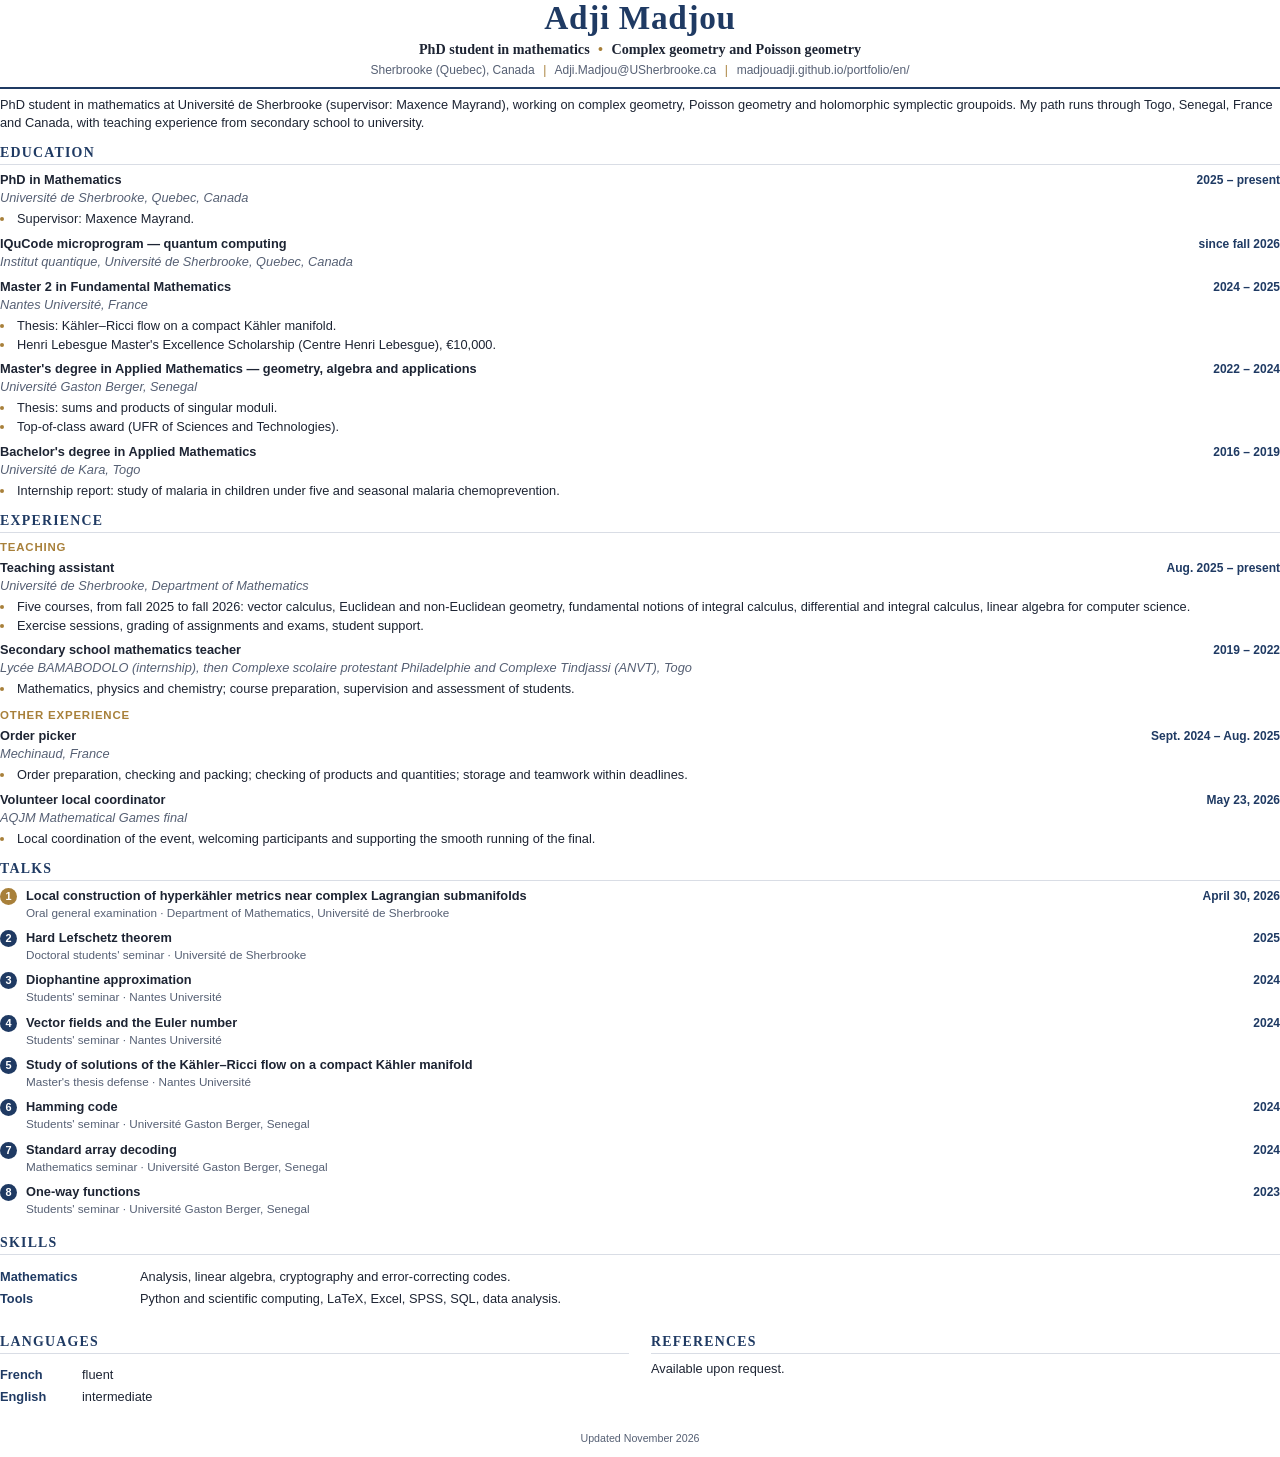
<file: cv_source/cv-general-en.html>
<!DOCTYPE html>
<html lang="en">
<head>
<meta charset="utf-8">
<title>CV — Adji Madjou</title>
<style>
  @page { size: Letter; margin: 0.5in 0.6in 0.5in; }
  :root { --navy:#1f3a63; --gold:#a8803a; --text:#1d2433; --muted:#566074; --line:#d9dde5; }
  * { box-sizing: border-box; }
  body { margin:0; color:var(--text); font:9.6pt/1.4 "Helvetica Neue", Arial, sans-serif; -webkit-print-color-adjust:exact; print-color-adjust:exact; }
  header { text-align:center; padding-bottom:9px; border-bottom:2px solid var(--navy); margin-bottom:2px; }
  h1 { font:700 25pt/1.1 Georgia, "Times New Roman", serif; color:var(--navy); letter-spacing:.02em; margin:0 0 4px; }
  .role { font:600 10.6pt Georgia, serif; color:var(--text); margin:0 0 4px; }
  .role span { color:var(--gold); padding:0 .35em; }
  .contact { font-size:9pt; color:var(--muted); margin:0; }
  .contact span { padding:0 .45em; color:var(--gold); }
  h2 { font:700 10.4pt Georgia, serif; color:var(--navy); text-transform:uppercase; letter-spacing:.09em; margin:13px 0 6px; padding-bottom:3px; border-bottom:1px solid var(--line); break-after:avoid; }
  .entry { margin:0 0 7px; break-inside:avoid; }
  .row { display:flex; justify-content:space-between; gap:14px; align-items:baseline; }
  .title { font-weight:700; }
  .date { white-space:nowrap; font-weight:600; font-size:9pt; color:var(--navy); }
  .place { color:var(--muted); font-style:italic; margin:0; }
  ul { margin:3px 0 0; padding-left:15px; }
  li { margin:1px 0; padding-left:2px; }
  li::marker { color:var(--gold); }
  .block { break-inside:avoid; }
  .sub { margin:9px 0 4px; font-size:8.6pt; font-weight:700; text-transform:uppercase; letter-spacing:.07em; color:var(--gold); }
  .profile { margin:7px 0 0; text-align:left; hyphens:none; }
  .grid { display:grid; grid-template-columns:128px 1fr; row-gap:4px; column-gap:12px; }
  .grid dt { font-weight:700; color:var(--navy); }
  .grid dd { margin:0; }
  .two { display:grid; grid-template-columns:1fr 1fr; gap:22px; }
  .foot { margin-top:12px; font-size:8pt; color:var(--muted); text-align:center; }
  .mem { font-size:9pt; color:var(--muted); }
  ol.expo { list-style:none; counter-reset:x; padding:0; margin:0; }
  ol.expo li { counter-increment:x; position:relative; padding:0 0 5px 26px; margin:0 0 3px; break-inside:avoid; }
  ol.expo li::before { content:counter(x); position:absolute; left:0; top:1px; width:17px; height:17px; border-radius:50%; background:var(--navy); color:#fff; font:700 8.2pt/17px Arial, sans-serif; text-align:center; }
  ol.expo li:first-child::before { background:var(--gold); }
  ol.expo .xt { font-weight:700; }
  ol.expo .xv { display:block; color:var(--muted); font-size:8.8pt; }
</style>
</head>
<body>
<header>
  <h1>Adji Madjou</h1>
  <p class="role">PhD student in mathematics <span>•</span> Complex geometry and Poisson geometry</p>
  <p class="contact">Sherbrooke (Quebec), Canada <span>|</span> Adji.Madjou@USherbrooke.ca <span>|</span> madjouadji.github.io/portfolio/en/</p>
</header>

<p class="profile">PhD student in mathematics at Université de Sherbrooke (supervisor: Maxence Mayrand), working on complex geometry, Poisson geometry and holomorphic symplectic groupoids. My path runs through Togo, Senegal, France and Canada, with teaching experience from secondary school to university.</p>

<h2>Education</h2>
<div class="entry">
  <div class="row"><span class="title">PhD in Mathematics</span><span class="date">2025 – present</span></div>
  <p class="place">Université de Sherbrooke, Quebec, Canada</p>
  <ul><li>Supervisor: Maxence Mayrand.</li></ul>
</div>
<div class="entry">
  <div class="row"><span class="title">IQuCode microprogram — quantum computing</span><span class="date">since fall 2026</span></div>
  <p class="place">Institut quantique, Université de Sherbrooke, Quebec, Canada</p>
</div>
<div class="entry">
  <div class="row"><span class="title">Master 2 in Fundamental Mathematics</span><span class="date">2024 – 2025</span></div>
  <p class="place">Nantes Université, France</p>
  <ul><li>Thesis: Kähler–Ricci flow on a compact Kähler manifold.</li>
  <li>Henri Lebesgue Master's Excellence Scholarship (Centre Henri Lebesgue), €10,000.</li></ul>
</div>
<div class="entry">
  <div class="row"><span class="title">Master's degree in Applied Mathematics — geometry, algebra and applications</span><span class="date">2022 – 2024</span></div>
  <p class="place">Université Gaston Berger, Senegal</p>
  <ul><li>Thesis: sums and products of singular moduli.</li>
  <li>Top-of-class award (UFR of Sciences and Technologies).</li></ul>
</div>
<div class="entry">
  <div class="row"><span class="title">Bachelor's degree in Applied Mathematics</span><span class="date">2016 – 2019</span></div>
  <p class="place">Université de Kara, Togo</p>
  <ul><li>Internship report: study of malaria in children under five and seasonal malaria chemoprevention.</li></ul>
</div>

<h2>Experience</h2>
<p class="sub" style="margin-top:2px">Teaching</p>
<div class="entry">
  <div class="row"><span class="title">Teaching assistant</span><span class="date">Aug. 2025 – present</span></div>
  <p class="place">Université de Sherbrooke, Department of Mathematics</p>
  <ul><li>Five courses, from fall 2025 to fall 2026: vector calculus, Euclidean and non-Euclidean geometry, fundamental notions of integral calculus, differential and integral calculus, linear algebra for computer science.</li>
  <li>Exercise sessions, grading of assignments and exams, student support.</li></ul>
</div>
<div class="entry">
  <div class="row"><span class="title">Secondary school mathematics teacher</span><span class="date">2019 – 2022</span></div>
  <p class="place">Lycée BAMABODOLO (internship), then Complexe scolaire protestant Philadelphie and Complexe Tindjassi (ANVT), Togo</p>
  <ul><li>Mathematics, physics and chemistry; course preparation, supervision and assessment of students.</li></ul>
</div>
<div class="block"><p class="sub">Other experience</p>
<div class="entry">
  <div class="row"><span class="title">Order picker</span><span class="date">Sept. 2024 – Aug. 2025</span></div>
  <p class="place">Mechinaud, France</p>
  <ul><li>Order preparation, checking and packing; checking of products and quantities; storage and teamwork within deadlines.</li></ul>
</div>
<div class="entry">
  <div class="row"><span class="title">Volunteer local coordinator</span><span class="date">May 23, 2026</span></div>
  <p class="place">AQJM Mathematical Games final</p>
  <ul><li>Local coordination of the event, welcoming participants and supporting the smooth running of the final.</li></ul>
</div></div>

<h2>Talks</h2>
<ol class="expo">
  <li><div class="row"><span class="xt">Local construction of hyperkähler metrics near complex Lagrangian submanifolds</span><span class="date">April 30, 2026</span></div><span class="xv">Oral general examination · Department of Mathematics, Université de Sherbrooke</span></li>
  <li><div class="row"><span class="xt">Hard Lefschetz theorem</span><span class="date">2025</span></div><span class="xv">Doctoral students' seminar · Université de Sherbrooke</span></li>
  <li><div class="row"><span class="xt">Diophantine approximation</span><span class="date">2024</span></div><span class="xv">Students' seminar · Nantes Université</span></li>
  <li><div class="row"><span class="xt">Vector fields and the Euler number</span><span class="date">2024</span></div><span class="xv">Students' seminar · Nantes Université</span></li>
  <li><div class="row"><span class="xt">Study of solutions of the Kähler–Ricci flow on a compact Kähler manifold</span></div><span class="xv">Master's thesis defense · Nantes Université</span></li>
  <li><div class="row"><span class="xt">Hamming code</span><span class="date">2024</span></div><span class="xv">Students' seminar · Université Gaston Berger, Senegal</span></li>
  <li><div class="row"><span class="xt">Standard array decoding</span><span class="date">2024</span></div><span class="xv">Mathematics seminar · Université Gaston Berger, Senegal</span></li>
  <li><div class="row"><span class="xt">One-way functions</span><span class="date">2023</span></div><span class="xv">Students' seminar · Université Gaston Berger, Senegal</span></li>
</ol>

<h2>Skills</h2>
<dl class="grid">
  <dt>Mathematics</dt><dd>Analysis, linear algebra, cryptography and error-correcting codes.</dd>
  <dt>Tools</dt><dd>Python and scientific computing, LaTeX, Excel, SPSS, SQL, data analysis.</dd>
</dl>

<div class="two">
  <div><h2>Languages</h2><dl class="grid" style="grid-template-columns:70px 1fr"><dt>French</dt><dd>fluent</dd><dt>English</dt><dd>intermediate</dd></dl></div>
  <div><h2>References</h2><p style="margin:0">Available upon request.</p></div>
</div>
<p class="foot">Updated November 2026</p>
</body>
</html>
</file>
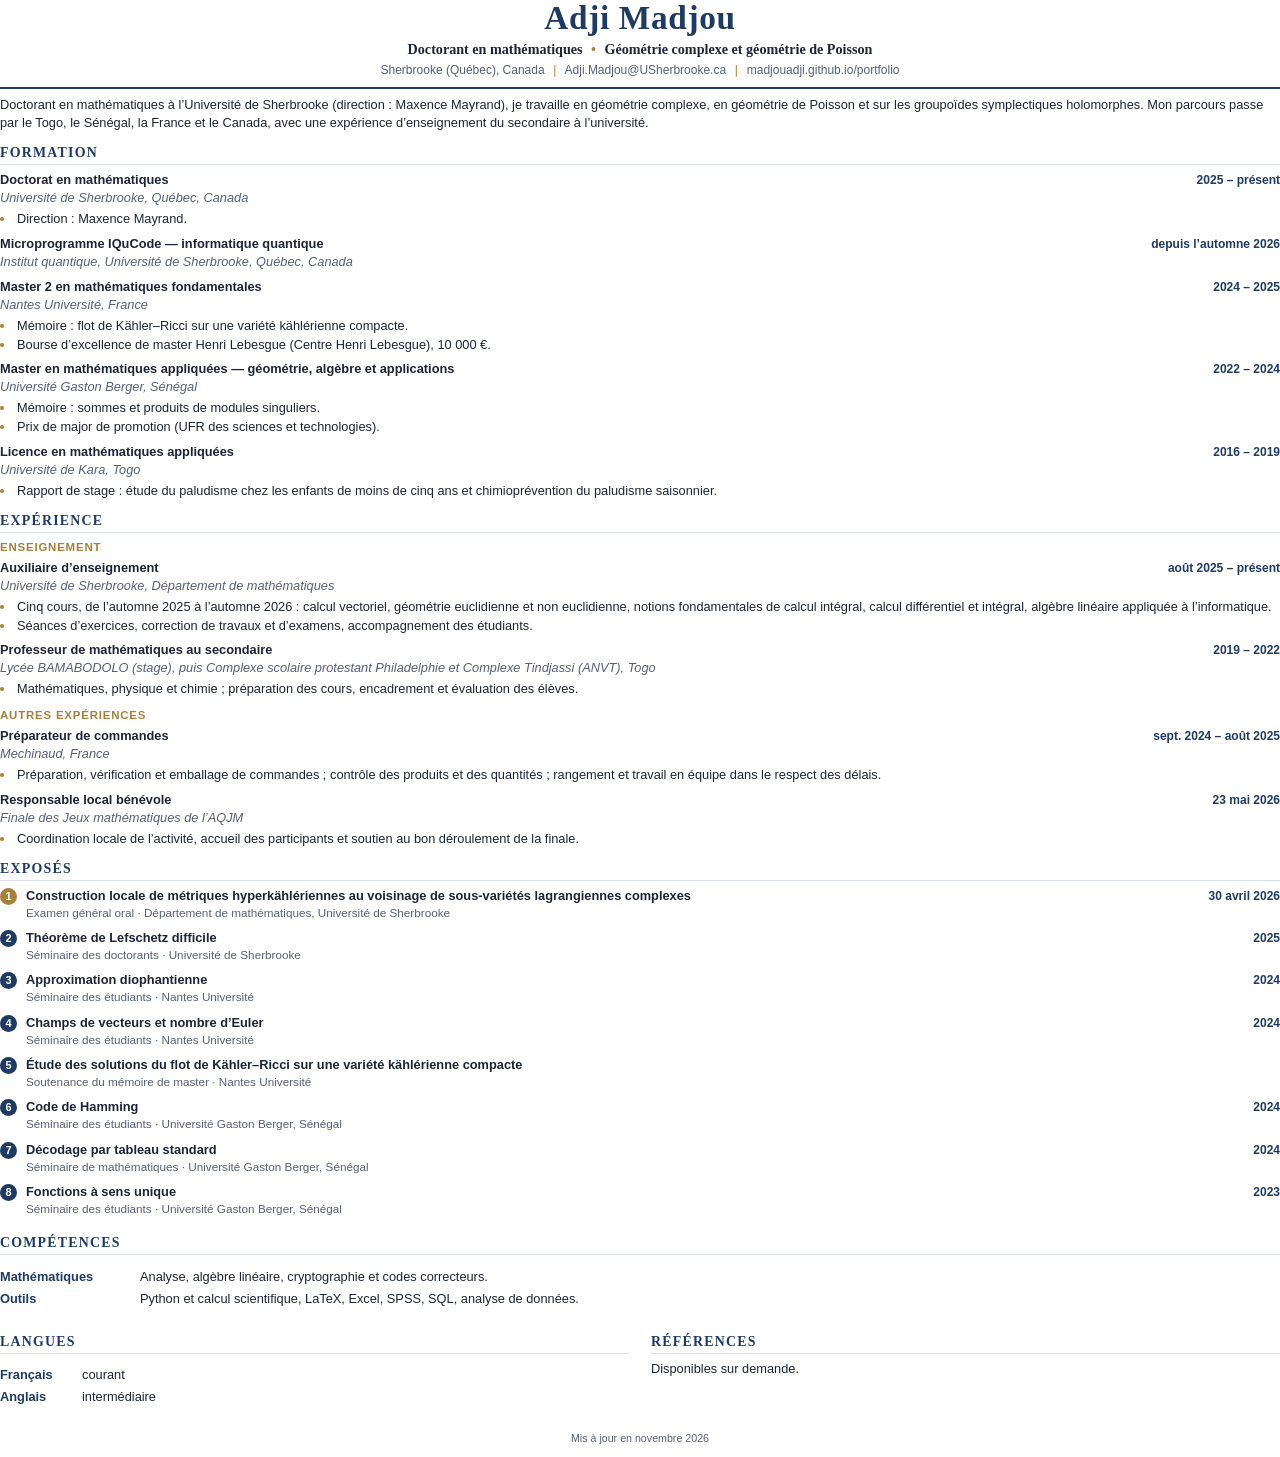
<file: cv_source/cv-general.html>
<!DOCTYPE html>
<html lang="fr">
<head>
<meta charset="utf-8">
<title>CV — Adji Madjou</title>
<style>
  @page { size: Letter; margin: 0.5in 0.6in 0.5in; }
  :root { --navy:#1f3a63; --gold:#a8803a; --text:#1d2433; --muted:#566074; --line:#d9dde5; }
  * { box-sizing: border-box; }
  body { margin:0; color:var(--text); font:9.6pt/1.4 "Helvetica Neue", Arial, sans-serif; -webkit-print-color-adjust:exact; print-color-adjust:exact; }
  header { text-align:center; padding-bottom:9px; border-bottom:2px solid var(--navy); margin-bottom:2px; }
  h1 { font:700 25pt/1.1 Georgia, "Times New Roman", serif; color:var(--navy); letter-spacing:.02em; margin:0 0 4px; }
  .role { font:600 10.6pt Georgia, serif; color:var(--text); margin:0 0 4px; }
  .role span { color:var(--gold); padding:0 .35em; }
  .contact { font-size:9pt; color:var(--muted); margin:0; }
  .contact span { padding:0 .45em; color:var(--gold); }
  h2 { font:700 10.4pt Georgia, serif; color:var(--navy); text-transform:uppercase; letter-spacing:.09em; margin:13px 0 6px; padding-bottom:3px; border-bottom:1px solid var(--line); break-after:avoid; }
  .entry { margin:0 0 7px; break-inside:avoid; }
  .row { display:flex; justify-content:space-between; gap:14px; align-items:baseline; }
  .title { font-weight:700; }
  .date { white-space:nowrap; font-weight:600; font-size:9pt; color:var(--navy); }
  .place { color:var(--muted); font-style:italic; margin:0; }
  ul { margin:3px 0 0; padding-left:15px; }
  li { margin:1px 0; padding-left:2px; }
  li::marker { color:var(--gold); }
  .block { break-inside:avoid; }
  .sub { margin:9px 0 4px; font-size:8.6pt; font-weight:700; text-transform:uppercase; letter-spacing:.07em; color:var(--gold); }
  .profile { margin:7px 0 0; text-align:left; hyphens:none; }
  .grid { display:grid; grid-template-columns:128px 1fr; row-gap:4px; column-gap:12px; }
  .grid dt { font-weight:700; color:var(--navy); }
  .grid dd { margin:0; }
  .two { display:grid; grid-template-columns:1fr 1fr; gap:22px; }
  .foot { margin-top:12px; font-size:8pt; color:var(--muted); text-align:center; }
  .mem { font-size:9pt; color:var(--muted); }
  ol.expo { list-style:none; counter-reset:x; padding:0; margin:0; }
  ol.expo li { counter-increment:x; position:relative; padding:0 0 5px 26px; margin:0 0 3px; break-inside:avoid; }
  ol.expo li::before { content:counter(x); position:absolute; left:0; top:1px; width:17px; height:17px; border-radius:50%; background:var(--navy); color:#fff; font:700 8.2pt/17px Arial, sans-serif; text-align:center; }
  ol.expo li:first-child::before { background:var(--gold); }
  ol.expo .xt { font-weight:700; }
  ol.expo .xv { display:block; color:var(--muted); font-size:8.8pt; }
</style>
</head>
<body>
<header>
  <h1>Adji Madjou</h1>
  <p class="role">Doctorant en mathématiques <span>•</span> Géométrie complexe et géométrie de Poisson</p>
  <p class="contact">Sherbrooke (Québec), Canada <span>|</span> Adji.Madjou@USherbrooke.ca <span>|</span> madjouadji.github.io/portfolio</p>
</header>

<p class="profile">Doctorant en mathématiques à l’Université de Sherbrooke (direction : Maxence Mayrand), je travaille en géométrie complexe, en géométrie de Poisson et sur les groupoïdes symplectiques holomorphes. Mon parcours passe par le Togo, le Sénégal, la France et le Canada, avec une expérience d’enseignement du secondaire à l’université.</p>

<h2>Formation</h2>
<div class="entry">
  <div class="row"><span class="title">Doctorat en mathématiques</span><span class="date">2025 – présent</span></div>
  <p class="place">Université de Sherbrooke, Québec, Canada</p>
  <ul><li>Direction : Maxence Mayrand.</li></ul>
</div>
<div class="entry">
  <div class="row"><span class="title">Microprogramme IQuCode — informatique quantique</span><span class="date">depuis l’automne 2026</span></div>
  <p class="place">Institut quantique, Université de Sherbrooke, Québec, Canada</p>
</div>
<div class="entry">
  <div class="row"><span class="title">Master 2 en mathématiques fondamentales</span><span class="date">2024 – 2025</span></div>
  <p class="place">Nantes Université, France</p>
  <ul><li>Mémoire : flot de Kähler–Ricci sur une variété kählérienne compacte.</li>
  <li>Bourse d’excellence de master Henri Lebesgue (Centre Henri Lebesgue), 10 000 €.</li></ul>
</div>
<div class="entry">
  <div class="row"><span class="title">Master en mathématiques appliquées — géométrie, algèbre et applications</span><span class="date">2022 – 2024</span></div>
  <p class="place">Université Gaston Berger, Sénégal</p>
  <ul><li>Mémoire : sommes et produits de modules singuliers.</li>
  <li>Prix de major de promotion (UFR des sciences et technologies).</li></ul>
</div>
<div class="entry">
  <div class="row"><span class="title">Licence en mathématiques appliquées</span><span class="date">2016 – 2019</span></div>
  <p class="place">Université de Kara, Togo</p>
  <ul><li>Rapport de stage : étude du paludisme chez les enfants de moins de cinq ans et chimioprévention du paludisme saisonnier.</li></ul>
</div>

<h2>Expérience</h2>
<p class="sub" style="margin-top:2px">Enseignement</p>
<div class="entry">
  <div class="row"><span class="title">Auxiliaire d’enseignement</span><span class="date">août 2025 – présent</span></div>
  <p class="place">Université de Sherbrooke, Département de mathématiques</p>
  <ul><li>Cinq cours, de l’automne 2025 à l’automne 2026 : calcul vectoriel, géométrie euclidienne et non euclidienne, notions fondamentales de calcul intégral, calcul différentiel et intégral, algèbre linéaire appliquée à l’informatique.</li>
  <li>Séances d’exercices, correction de travaux et d’examens, accompagnement des étudiants.</li></ul>
</div>
<div class="entry">
  <div class="row"><span class="title">Professeur de mathématiques au secondaire</span><span class="date">2019 – 2022</span></div>
  <p class="place">Lycée BAMABODOLO (stage), puis Complexe scolaire protestant Philadelphie et Complexe Tindjassi (ANVT), Togo</p>
  <ul><li>Mathématiques, physique et chimie ; préparation des cours, encadrement et évaluation des élèves.</li></ul>
</div>
<div class="block"><p class="sub">Autres expériences</p>
<div class="entry">
  <div class="row"><span class="title">Préparateur de commandes</span><span class="date">sept. 2024 – août 2025</span></div>
  <p class="place">Mechinaud, France</p>
  <ul><li>Préparation, vérification et emballage de commandes ; contrôle des produits et des quantités ; rangement et travail en équipe dans le respect des délais.</li></ul>
</div>
<div class="entry">
  <div class="row"><span class="title">Responsable local bénévole</span><span class="date">23 mai 2026</span></div>
  <p class="place">Finale des Jeux mathématiques de l’AQJM</p>
  <ul><li>Coordination locale de l’activité, accueil des participants et soutien au bon déroulement de la finale.</li></ul>
</div></div>

<h2>Exposés</h2>
<ol class="expo">
  <li><div class="row"><span class="xt">Construction locale de métriques hyperkählériennes au voisinage de sous-variétés lagrangiennes complexes</span><span class="date">30 avril 2026</span></div><span class="xv">Examen général oral · Département de mathématiques, Université de Sherbrooke</span></li>
  <li><div class="row"><span class="xt">Théorème de Lefschetz difficile</span><span class="date">2025</span></div><span class="xv">Séminaire des doctorants · Université de Sherbrooke</span></li>
  <li><div class="row"><span class="xt">Approximation diophantienne</span><span class="date">2024</span></div><span class="xv">Séminaire des étudiants · Nantes Université</span></li>
  <li><div class="row"><span class="xt">Champs de vecteurs et nombre d’Euler</span><span class="date">2024</span></div><span class="xv">Séminaire des étudiants · Nantes Université</span></li>
  <li><div class="row"><span class="xt">Étude des solutions du flot de Kähler–Ricci sur une variété kählérienne compacte</span></div><span class="xv">Soutenance du mémoire de master · Nantes Université</span></li>
  <li><div class="row"><span class="xt">Code de Hamming</span><span class="date">2024</span></div><span class="xv">Séminaire des étudiants · Université Gaston Berger, Sénégal</span></li>
  <li><div class="row"><span class="xt">Décodage par tableau standard</span><span class="date">2024</span></div><span class="xv">Séminaire de mathématiques · Université Gaston Berger, Sénégal</span></li>
  <li><div class="row"><span class="xt">Fonctions à sens unique</span><span class="date">2023</span></div><span class="xv">Séminaire des étudiants · Université Gaston Berger, Sénégal</span></li>
</ol>

<h2>Compétences</h2>
<dl class="grid">
  <dt>Mathématiques</dt><dd>Analyse, algèbre linéaire, cryptographie et codes correcteurs.</dd>
  <dt>Outils</dt><dd>Python et calcul scientifique, LaTeX, Excel, SPSS, SQL, analyse de données.</dd>
</dl>

<div class="two">
  <div><h2>Langues</h2><dl class="grid" style="grid-template-columns:70px 1fr"><dt>Français</dt><dd>courant</dd><dt>Anglais</dt><dd>intermédiaire</dd></dl></div>
  <div><h2>Références</h2><p style="margin:0">Disponibles sur demande.</p></div>
</div>
<p class="foot">Mis à jour en novembre 2026</p>
</body>
</html>
</file>
